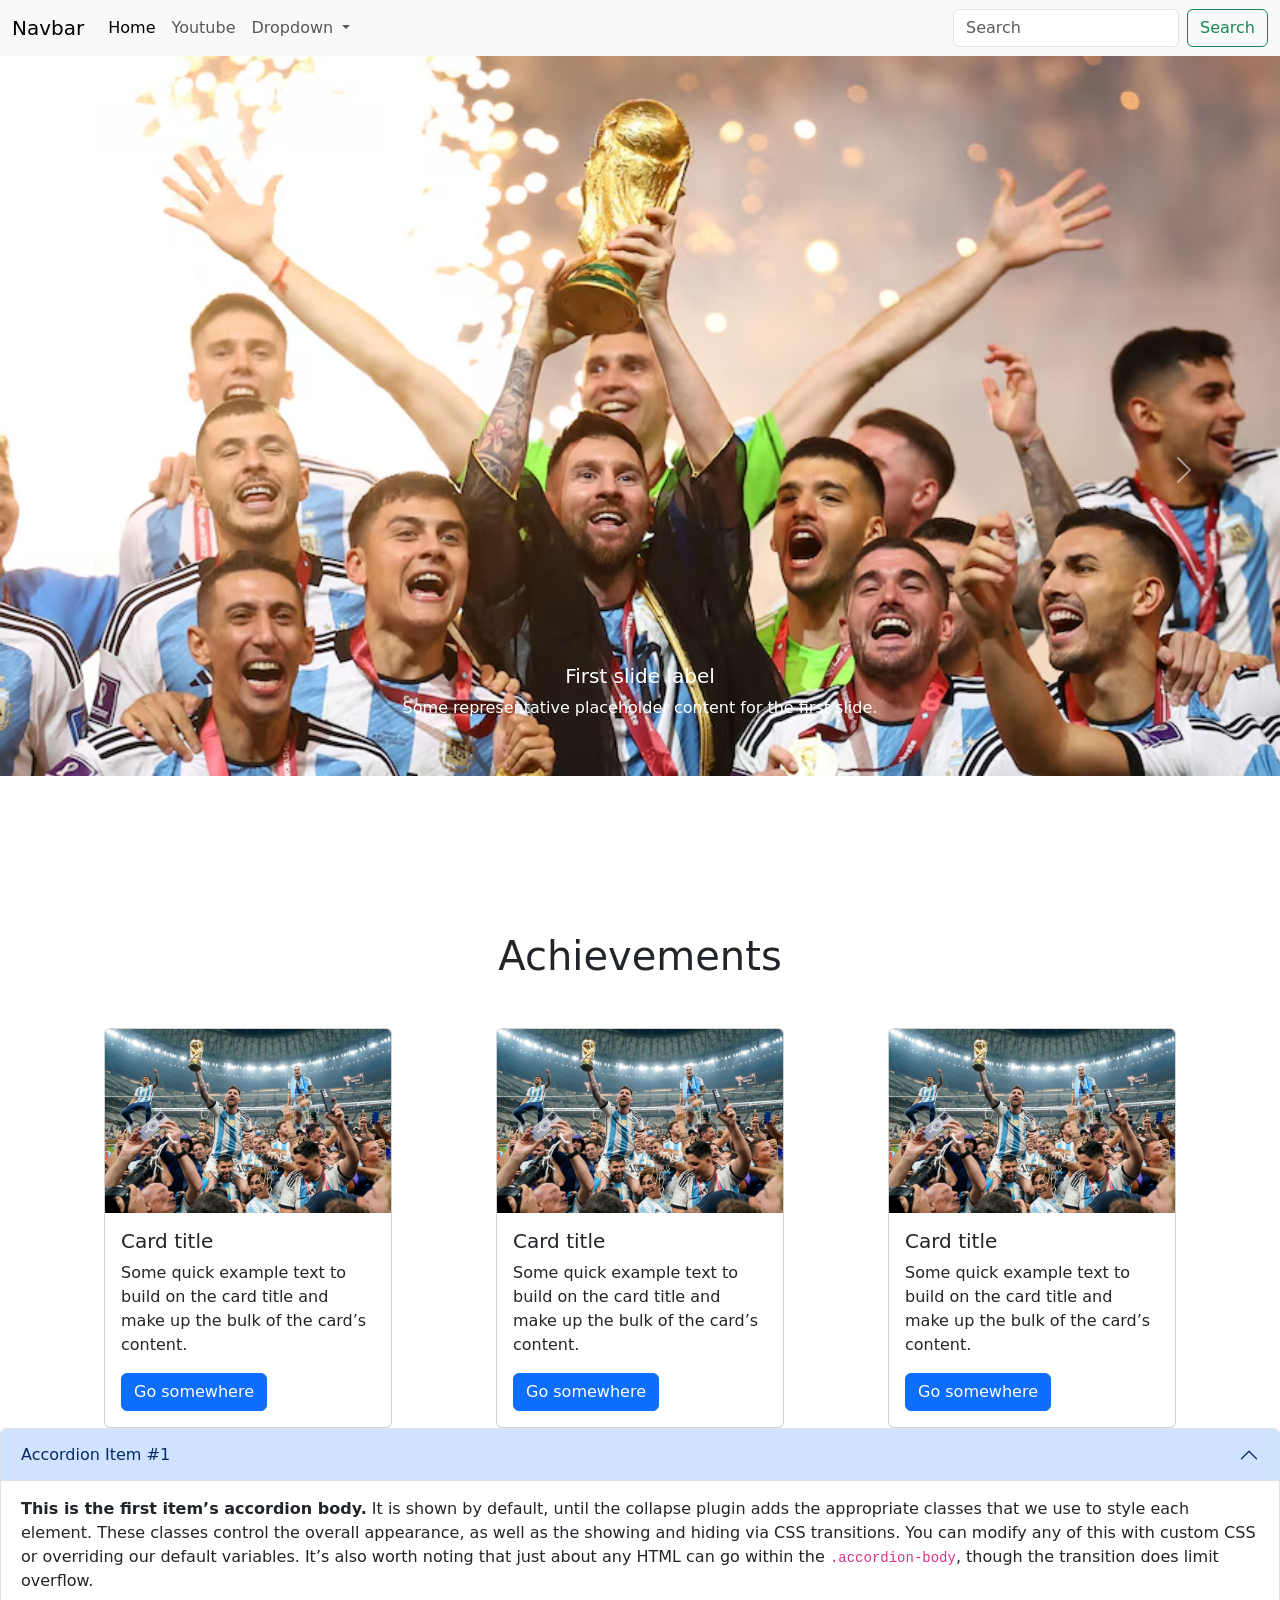
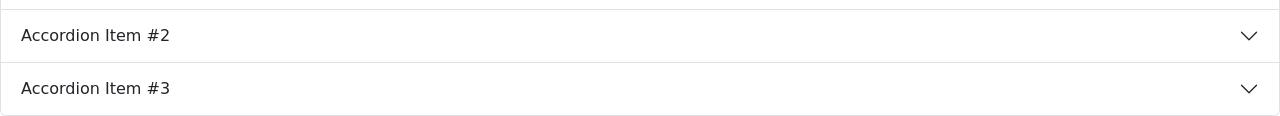
<file: index.html>
<!doctype html>
<html lang="en">
  <head>
    <meta charset="UTF-8" />
    <meta name="viewport" content="width=device-width, initial-scale=1.0" />
    <title>Argentina</title>
    <link
      href="https://cdn.jsdelivr.net/npm/bootstrap@5.3.8/dist/css/bootstrap.min.css"
      rel="stylesheet"
      integrity="sha384-sRIl4kxILFvY47J16cr9ZwB07vP4J8+LH7qKQnuqkuIAvNWLzeN8tE5YBujZqJLB"
      crossorigin="anonymous"
    />
  </head>
  <body>
    <nav class="navbar navbar-expand-lg bg-body-tertiary">
      <div class="container-fluid">
        <a class="navbar-brand" href="#">Navbar</a>
        <button
          class="navbar-toggler"
          type="button"
          data-bs-toggle="collapse"
          data-bs-target="#navbarSupportedContent"
          aria-controls="navbarSupportedContent"
          aria-expanded="false"
          aria-label="Toggle navigation"
        >
          <span class="navbar-toggler-icon"></span>
        </button>
        <div class="collapse navbar-collapse" id="navbarSupportedContent">
          <ul class="navbar-nav me-auto mb-2 mb-lg-0">
            <li class="nav-item">
              <a class="nav-link active" aria-current="page" href="#">Home</a>
            </li>
            <li class="nav-item">
              <a class="nav-link" href="./youtube.html">Youtube</a>
            </li>
            <li class="nav-item dropdown">
              <a
                class="nav-link dropdown-toggle"
                href="#"
                role="button"
                data-bs-toggle="dropdown"
                aria-expanded="false"
              >
                Dropdown
              </a>
              <ul class="dropdown-menu">
                <li><a class="dropdown-item" href="#">Action</a></li>
                <li><a class="dropdown-item" href="#">Another action</a></li>
                <li><hr class="dropdown-divider" /></li>
                <li>
                  <a class="dropdown-item" href="#">Something else here</a>
                </li>
              </ul>
            </li>
          </ul>
          <form class="d-flex" role="search">
            <input
              class="form-control me-2"
              type="search"
              placeholder="Search"
              aria-label="Search"
            />
            <button class="btn btn-outline-success" type="submit">
              Search
            </button>
          </form>
        </div>
      </div>
    </nav>

    <!-- Carousel -->
    <div id="carouselExampleCaptions" class="carousel slide">
      <div class="carousel-indicators">
        <button
          type="button"
          data-bs-target="#carouselExampleCaptions"
          data-bs-slide-to="0"
          class="active"
          aria-current="true"
          aria-label="Slide 1"
        ></button>
        <button
          type="button"
          data-bs-target="#carouselExampleCaptions"
          data-bs-slide-to="1"
          aria-label="Slide 2"
        ></button>
        <button
          type="button"
          data-bs-target="#carouselExampleCaptions"
          data-bs-slide-to="2"
          aria-label="Slide 3"
        ></button>
      </div>
      <div class="carousel-inner" style="height: 92vh">
        <div class="carousel-item active">
          <img src="img/w1.avif" class="d-block w-100" alt="..." />
          <div class="carousel-caption d-none d-md-block">
            <h5>First slide label</h5>
            <p>Some representative placeholder content for the first slide.</p>
          </div>
        </div>
        <div class="carousel-item">
          <img src="img/w2.avif" class="d-block w-100" alt="..." />
          <div class="carousel-caption d-none d-md-block">
            <h5>Second slide label</h5>
            <p>Some representative placeholder content for the second slide.</p>
          </div>
        </div>
        <div class="carousel-item">
          <img src="img/w3.webp" class="d-block w-100" alt="..." />
          <div class="carousel-caption d-none d-md-block">
            <h5>Third slide label</h5>
            <p>Some representative placeholder content for the third slide.</p>
          </div>
        </div>
      </div>
      <button
        class="carousel-control-prev"
        type="button"
        data-bs-target="#carouselExampleCaptions"
        data-bs-slide="prev"
      >
        <span class="carousel-control-prev-icon" aria-hidden="true"></span>
        <span class="visually-hidden">Previous</span>
      </button>
      <button
        class="carousel-control-next"
        type="button"
        data-bs-target="#carouselExampleCaptions"
        data-bs-slide="next"
      >
        <span class="carousel-control-next-icon" aria-hidden="true"></span>
        <span class="visually-hidden">Next</span>
      </button>
    </div>

    <!-- Card -->
    <h1 class="m-5 text-center">Achievements</h1>
    <div class="card-container d-flex justify-content-evenly">
      <div class="card" style="width: 18rem">
        <img src="img/w2.avif" class="card-img-top" alt="..." />
        <div class="card-body">
          <h5 class="card-title">Card title</h5>
          <p class="card-text">
            Some quick example text to build on the card title and make up the
            bulk of the card’s content.
          </p>
          <a href="#" class="btn btn-primary">Go somewhere</a>
        </div>
      </div>
      <div class="card" style="width: 18rem">
        <img src="img/w2.avif" class="card-img-top" alt="..." />
        <div class="card-body">
          <h5 class="card-title">Card title</h5>
          <p class="card-text">
            Some quick example text to build on the card title and make up the
            bulk of the card’s content.
          </p>
          <a href="#" class="btn btn-primary">Go somewhere</a>
        </div>
      </div>
      <div class="card" style="width: 18rem">
        <img src="img/w2.avif" class="card-img-top" alt="..." />
        <div class="card-body">
          <h5 class="card-title">Card title</h5>
          <p class="card-text">
            Some quick example text to build on the card title and make up the
            bulk of the card’s content.
          </p>
          <a href="#" class="btn btn-primary">Go somewhere</a>
        </div>
      </div>
    </div>

    <div class="accordion" id="accordionExample">
      <div class="accordion-item">
        <h2 class="accordion-header">
          <button
            class="accordion-button"
            type="button"
            data-bs-toggle="collapse"
            data-bs-target="#collapseOne"
            aria-expanded="true"
            aria-controls="collapseOne"
          >
            Accordion Item #1
          </button>
        </h2>
        <div
          id="collapseOne"
          class="accordion-collapse collapse show"
          data-bs-parent="#accordionExample"
        >
          <div class="accordion-body">
            <strong>This is the first item’s accordion body.</strong> It is
            shown by default, until the collapse plugin adds the appropriate
            classes that we use to style each element. These classes control the
            overall appearance, as well as the showing and hiding via CSS
            transitions. You can modify any of this with custom CSS or
            overriding our default variables. It’s also worth noting that just
            about any HTML can go within the <code>.accordion-body</code>,
            though the transition does limit overflow.
          </div>
        </div>
      </div>
      <div class="accordion-item">
        <h2 class="accordion-header">
          <button
            class="accordion-button collapsed"
            type="button"
            data-bs-toggle="collapse"
            data-bs-target="#collapseTwo"
            aria-expanded="false"
            aria-controls="collapseTwo"
          >
            Accordion Item #2
          </button>
        </h2>
        <div
          id="collapseTwo"
          class="accordion-collapse collapse"
          data-bs-parent="#accordionExample"
        >
          <div class="accordion-body">
            <strong>This is the second item’s accordion body.</strong> It is
            hidden by default, until the collapse plugin adds the appropriate
            classes that we use to style each element. These classes control the
            overall appearance, as well as the showing and hiding via CSS
            transitions. You can modify any of this with custom CSS or
            overriding our default variables. It’s also worth noting that just
            about any HTML can go within the <code>.accordion-body</code>,
            though the transition does limit overflow.
          </div>
        </div>
      </div>
      <div class="accordion-item">
        <h2 class="accordion-header">
          <button
            class="accordion-button collapsed"
            type="button"
            data-bs-toggle="collapse"
            data-bs-target="#collapseThree"
            aria-expanded="false"
            aria-controls="collapseThree"
          >
            Accordion Item #3
          </button>
        </h2>
        <div
          id="collapseThree"
          class="accordion-collapse collapse"
          data-bs-parent="#accordionExample"
        >
          <div class="accordion-body">
            <strong>This is the third item’s accordion body.</strong> It is
            hidden by default, until the collapse plugin adds the appropriate
            classes that we use to style each element. These classes control the
            overall appearance, as well as the showing and hiding via CSS
            transitions. You can modify any of this with custom CSS or
            overriding our default variables. It’s also worth noting that just
            about any HTML can go within the <code>.accordion-body</code>,
            though the transition does limit overflow.
          </div>
        </div>
      </div>
    </div>

    <script
      src="https://cdn.jsdelivr.net/npm/@popperjs/core@2.11.8/dist/umd/popper.min.js"
      integrity="sha384-I7E8VVD/ismYTF4hNIPjVp/Zjvgyol6VFvRkX/vR+Vc4jQkC+hVqc2pM8ODewa9r"
      crossorigin="anonymous"
    ></script>
    <script
      src="https://cdn.jsdelivr.net/npm/bootstrap@5.3.8/dist/js/bootstrap.min.js"
      integrity="sha384-G/EV+4j2dNv+tEPo3++6LCgdCROaejBqfUeNjuKAiuXbjrxilcCdDz6ZAVfHWe1Y"
      crossorigin="anonymous"
    ></script>
  </body>
</html>
</file>
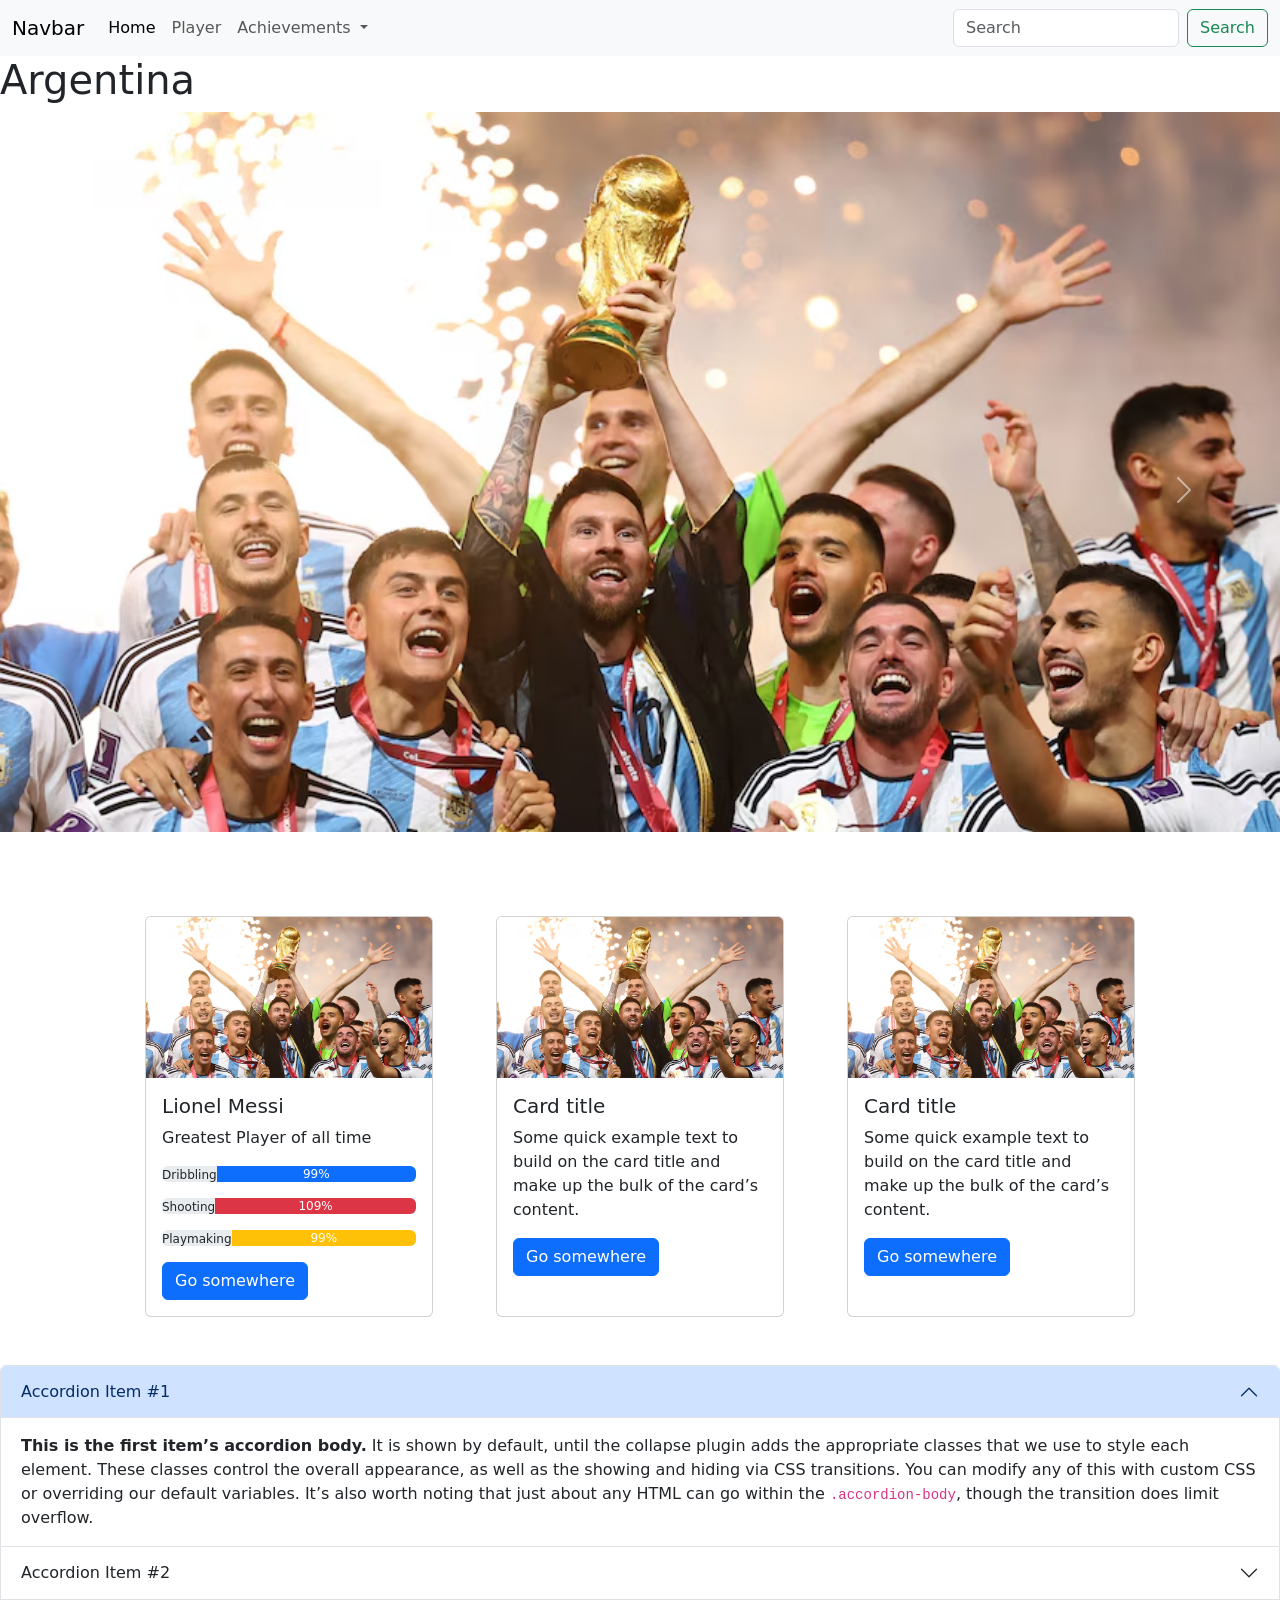
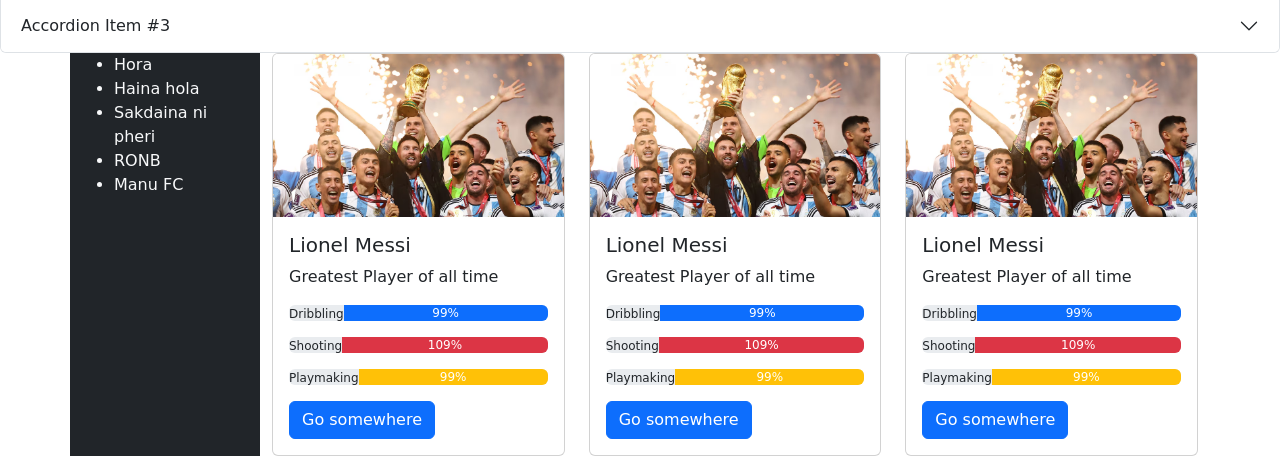
<file: worldcup.html>
<!doctype html>
<html lang="en">
  <head>
    <meta charset="UTF-8" />
    <meta name="viewport" content="width=device-width, initial-scale=1.0" />
    <title>World Cup</title>
    <link
      href="https://cdn.jsdelivr.net/npm/bootstrap@5.3.8/dist/css/bootstrap.min.css"
      rel="stylesheet"
      integrity="sha384-sRIl4kxILFvY47J16cr9ZwB07vP4J8+LH7qKQnuqkuIAvNWLzeN8tE5YBujZqJLB"
      crossorigin="anonymous"
    />
  </head>
  <body>
    <nav class="navbar navbar-expand-lg bg-body-tertiary">
      <div class="container-fluid">
        <a class="navbar-brand" href="#">Navbar</a>
        <button
          class="navbar-toggler"
          type="button"
          data-bs-toggle="collapse"
          data-bs-target="#navbarSupportedContent"
          aria-controls="navbarSupportedContent"
          aria-expanded="false"
          aria-label="Toggle navigation"
        >
          <span class="navbar-toggler-icon"></span>
        </button>
        <div class="collapse navbar-collapse" id="navbarSupportedContent">
          <ul class="navbar-nav me-auto mb-2 mb-lg-0">
            <li class="nav-item">
              <a class="nav-link active" aria-current="page" href="#">Home</a>
            </li>
            <li class="nav-item">
              <a class="nav-link" href="#">Player</a>
            </li>
            <li class="nav-item dropdown">
              <a
                class="nav-link dropdown-toggle"
                href="#"
                role="button"
                data-bs-toggle="dropdown"
                aria-expanded="false"
              >
                Achievements
              </a>
              <ul class="dropdown-menu">
                <li><a class="dropdown-item" href="#">World Cup</a></li>
                <li><a class="dropdown-item" href="#">Copa America</a></li>
                <li><hr class="dropdown-divider" /></li>
                <li>
                  <a class="dropdown-item" href="#">Finalisima</a>
                </li>
              </ul>
            </li>
          </ul>
          <form class="d-flex" role="search">
            <input
              class="form-control me-2"
              type="search"
              placeholder="Search"
              aria-label="Search"
            />
            <button class="btn btn-outline-success" type="submit">
              Search
            </button>
          </form>
        </div>
      </div>
    </nav>
    <h1>Argentina</h1>

    <div id="carouselExampleIndicators" class="carousel slide">
      <div class="carousel-indicators">
        <button
          type="button"
          data-bs-target="#carouselExampleIndicators"
          data-bs-slide-to="0"
          class="active"
          aria-current="true"
          aria-label="Slide 1"
        ></button>
        <button
          type="button"
          data-bs-target="#carouselExampleIndicators"
          data-bs-slide-to="1"
          aria-label="Slide 2"
        ></button>
        <button
          type="button"
          data-bs-target="#carouselExampleIndicators"
          data-bs-slide-to="2"
          aria-label="Slide 3"
        ></button>
      </div>
      <div class="carousel-inner" style="height: 84vh">
        <div class="carousel-item active">
          <img src="img/w1.avif" class="d-block w-100" alt="..." />
        </div>
        <div class="carousel-item">
          <img src="img/w2.avif" class="d-block w-100" alt="..." />
        </div>
        <div class="carousel-item">
          <img src="img/w3.webp" class="d-block w-100" alt="..." />
        </div>
      </div>
      <button
        class="carousel-control-prev"
        type="button"
        data-bs-target="#carouselExampleIndicators"
        data-bs-slide="prev"
      >
        <span class="carousel-control-prev-icon" aria-hidden="true"></span>
        <span class="visually-hidden">Previous</span>
      </button>
      <button
        class="carousel-control-next"
        type="button"
        data-bs-target="#carouselExampleIndicators"
        data-bs-slide="next"
      >
        <span class="carousel-control-next-icon" aria-hidden="true"></span>
        <span class="visually-hidden">Next</span>
      </button>
    </div>

    <div class="container d-flex justify-content-evenly mt-5 mb-5">
      <div class="card" style="width: 18rem">
        <img src="img/w1.avif" class="card-img-top" alt="..." />
        <div class="card-body">
          <h5 class="card-title">Lionel Messi</h5>
          <p class="card-text">Greatest Player of all time</p>
          <div
            class="progress mb-3"
            role="progressbar"
            aria-label="Example with label"
            aria-valuenow="25"
            aria-valuemin="0"
            aria-valuemax="100"
          >
            <p class="pl-1">Dribbling</p>
            <p></p>
            <div class="progress-bar" style="width: 99%">99%</div>
          </div>

          <div
            class="progress mb-3"
            role="progressbar"
            aria-label="Danger"
            aria-valuenow="25"
            aria-valuemin="0"
            aria-valuemax="100"
          >
            <p class="pl-1">Shooting</p>
            <div class="progress-bar bg-danger" style="width: 109%">109%</div>
          </div>

          <div
            class="progress mb-3"
            role="progressbar"
            aria-label="Example with label"
            aria-valuenow="25"
            aria-valuemin="0"
            aria-valuemax="100"
          >
            <p class="pl-1">Playmaking</p>
            <div class="progress-bar bg-warning" style="width: 99%">99%</div>
          </div>
          <a href="#" class="btn btn-primary">Go somewhere</a>
        </div>
      </div>
      <div class="card" style="width: 18rem">
        <img src="img/w1.avif" class="card-img-top" alt="..." />
        <div class="card-body">
          <h5 class="card-title">Card title</h5>
          <p class="card-text">
            Some quick example text to build on the card title and make up the
            bulk of the card’s content.
          </p>
          <a href="#" class="btn btn-primary">Go somewhere</a>
        </div>
      </div>
      <div class="card" style="width: 18rem">
        <img src="img/w1.avif" class="card-img-top" alt="..." />
        <div class="card-body">
          <h5 class="card-title">Card title</h5>
          <p class="card-text">
            Some quick example text to build on the card title and make up the
            bulk of the card’s content.
          </p>
          <a href="#" class="btn btn-primary">Go somewhere</a>
        </div>
      </div>
    </div>

    <div class="accordion" id="accordionPanelsStayOpenExample">
      <div class="accordion-item">
        <h2 class="accordion-header">
          <button
            class="accordion-button"
            type="button"
            data-bs-toggle="collapse"
            data-bs-target="#panelsStayOpen-collapseOne"
            aria-expanded="true"
            aria-controls="panelsStayOpen-collapseOne"
          >
            Accordion Item #1
          </button>
        </h2>
        <div
          id="panelsStayOpen-collapseOne"
          class="accordion-collapse collapse show"
        >
          <div class="accordion-body">
            <strong>This is the first item’s accordion body.</strong> It is
            shown by default, until the collapse plugin adds the appropriate
            classes that we use to style each element. These classes control the
            overall appearance, as well as the showing and hiding via CSS
            transitions. You can modify any of this with custom CSS or
            overriding our default variables. It’s also worth noting that just
            about any HTML can go within the <code>.accordion-body</code>,
            though the transition does limit overflow.
          </div>
        </div>
      </div>
      <div class="accordion-item">
        <h2 class="accordion-header">
          <button
            class="accordion-button collapsed"
            type="button"
            data-bs-toggle="collapse"
            data-bs-target="#panelsStayOpen-collapseTwo"
            aria-expanded="false"
            aria-controls="panelsStayOpen-collapseTwo"
          >
            Accordion Item #2
          </button>
        </h2>
        <div
          id="panelsStayOpen-collapseTwo"
          class="accordion-collapse collapse"
        >
          <div class="accordion-body">
            <strong>This is the second item’s accordion body.</strong> It is
            hidden by default, until the collapse plugin adds the appropriate
            classes that we use to style each element. These classes control the
            overall appearance, as well as the showing and hiding via CSS
            transitions. You can modify any of this with custom CSS or
            overriding our default variables. It’s also worth noting that just
            about any HTML can go within the <code>.accordion-body</code>,
            though the transition does limit overflow.
          </div>
        </div>
      </div>
      <div class="accordion-item">
        <h2 class="accordion-header">
          <button
            class="accordion-button collapsed"
            type="button"
            data-bs-toggle="collapse"
            data-bs-target="#panelsStayOpen-collapseThree"
            aria-expanded="false"
            aria-controls="panelsStayOpen-collapseThree"
          >
            Accordion Item #3
          </button>
        </h2>
        <div
          id="panelsStayOpen-collapseThree"
          class="accordion-collapse collapse"
        >
          <div class="accordion-body">
            <strong>This is the third item’s accordion body.</strong> It is
            hidden by default, until the collapse plugin adds the appropriate
            classes that we use to style each element. These classes control the
            overall appearance, as well as the showing and hiding via CSS
            transitions. You can modify any of this with custom CSS or
            overriding our default variables. It’s also worth noting that just
            about any HTML can go within the <code>.accordion-body</code>,
            though the transition does limit overflow.
          </div>
        </div>
      </div>
    </div>

    <div class="container">
      <div class="row">
        <div class="col-lg-2 col-md-2 col-sm-12 bg-dark text-light">
          <ul>
            <li>Hora</li>
            <li>Haina hola</li>
            <li>Sakdaina ni pheri</li>
            <li>RONB</li>
            <li>Manu FC</li>
          </ul>
        </div>
        <div class="col-lg-10 col col-sm-12">
          <div class="row">
            <div class="col col-lg-4 col-sm-12">
              <div class="card">
                <img src="img/w1.avif" class="card-img-top" alt="..." />
                <div class="card-body">
                  <h5 class="card-title">Lionel Messi</h5>
                  <p class="card-text">Greatest Player of all time</p>
                  <div
                    class="progress mb-3"
                    role="progressbar"
                    aria-label="Example with label"
                    aria-valuenow="25"
                    aria-valuemin="0"
                    aria-valuemax="100"
                  >
                    <p class="pl-1">Dribbling</p>
                    <p></p>
                    <div class="progress-bar" style="width: 99%">99%</div>
                  </div>

                  <div
                    class="progress mb-3"
                    role="progressbar"
                    aria-label="Danger"
                    aria-valuenow="25"
                    aria-valuemin="0"
                    aria-valuemax="100"
                  >
                    <p class="pl-1">Shooting</p>
                    <div class="progress-bar bg-danger" style="width: 109%">
                      109%
                    </div>
                  </div>

                  <div
                    class="progress mb-3"
                    role="progressbar"
                    aria-label="Example with label"
                    aria-valuenow="25"
                    aria-valuemin="0"
                    aria-valuemax="100"
                  >
                    <p class="pl-1">Playmaking</p>
                    <div class="progress-bar bg-warning" style="width: 99%">
                      99%
                    </div>
                  </div>
                  <a href="#" class="btn btn-primary">Go somewhere</a>
                </div>
              </div>
            </div>
            <div class="col col-lg-4 col-sm-12">
              <div class="card">
                <img src="img/w1.avif" class="card-img-top" alt="..." />
                <div class="card-body">
                  <h5 class="card-title">Lionel Messi</h5>
                  <p class="card-text">Greatest Player of all time</p>
                  <div
                    class="progress mb-3"
                    role="progressbar"
                    aria-label="Example with label"
                    aria-valuenow="25"
                    aria-valuemin="0"
                    aria-valuemax="100"
                  >
                    <p class="pl-1">Dribbling</p>
                    <p></p>
                    <div class="progress-bar" style="width: 99%">99%</div>
                  </div>

                  <div
                    class="progress mb-3"
                    role="progressbar"
                    aria-label="Danger"
                    aria-valuenow="25"
                    aria-valuemin="0"
                    aria-valuemax="100"
                  >
                    <p class="pl-1">Shooting</p>
                    <div class="progress-bar bg-danger" style="width: 109%">
                      109%
                    </div>
                  </div>

                  <div
                    class="progress mb-3"
                    role="progressbar"
                    aria-label="Example with label"
                    aria-valuenow="25"
                    aria-valuemin="0"
                    aria-valuemax="100"
                  >
                    <p class="pl-1">Playmaking</p>
                    <div class="progress-bar bg-warning" style="width: 99%">
                      99%
                    </div>
                  </div>
                  <a href="#" class="btn btn-primary">Go somewhere</a>
                </div>
              </div>
            </div>
            <div class="col col-lg-4 col-sm-12">
              <div class="card">
                <img src="img/w1.avif" class="card-img-top" alt="..." />
                <div class="card-body">
                  <h5 class="card-title">Lionel Messi</h5>
                  <p class="card-text">Greatest Player of all time</p>
                  <div
                    class="progress mb-3"
                    role="progressbar"
                    aria-label="Example with label"
                    aria-valuenow="25"
                    aria-valuemin="0"
                    aria-valuemax="100"
                  >
                    <p class="pl-1">Dribbling</p>
                    <p></p>
                    <div class="progress-bar" style="width: 99%">99%</div>
                  </div>

                  <div
                    class="progress mb-3"
                    role="progressbar"
                    aria-label="Danger"
                    aria-valuenow="25"
                    aria-valuemin="0"
                    aria-valuemax="100"
                  >
                    <p class="pl-1">Shooting</p>
                    <div class="progress-bar bg-danger" style="width: 109%">
                      109%
                    </div>
                  </div>

                  <div
                    class="progress mb-3"
                    role="progressbar"
                    aria-label="Example with label"
                    aria-valuenow="25"
                    aria-valuemin="0"
                    aria-valuemax="100"
                  >
                    <p class="pl-1">Playmaking</p>
                    <div class="progress-bar bg-warning" style="width: 99%">
                      99%
                    </div>
                  </div>
                  <a href="#" class="btn btn-primary">Go somewhere</a>
                </div>
              </div>
            </div>
          </div>
        </div>
      </div>
    </div>

    <script
      src="https://cdn.jsdelivr.net/npm/@popperjs/core@2.11.8/dist/umd/popper.min.js"
      integrity="sha384-I7E8VVD/ismYTF4hNIPjVp/Zjvgyol6VFvRkX/vR+Vc4jQkC+hVqc2pM8ODewa9r"
      crossorigin="anonymous"
    ></script>
    <script
      src="https://cdn.jsdelivr.net/npm/bootstrap@5.3.8/dist/js/bootstrap.min.js"
      integrity="sha384-G/EV+4j2dNv+tEPo3++6LCgdCROaejBqfUeNjuKAiuXbjrxilcCdDz6ZAVfHWe1Y"
      crossorigin="anonymous"
    ></script>
  </body>
</html>
</file>
